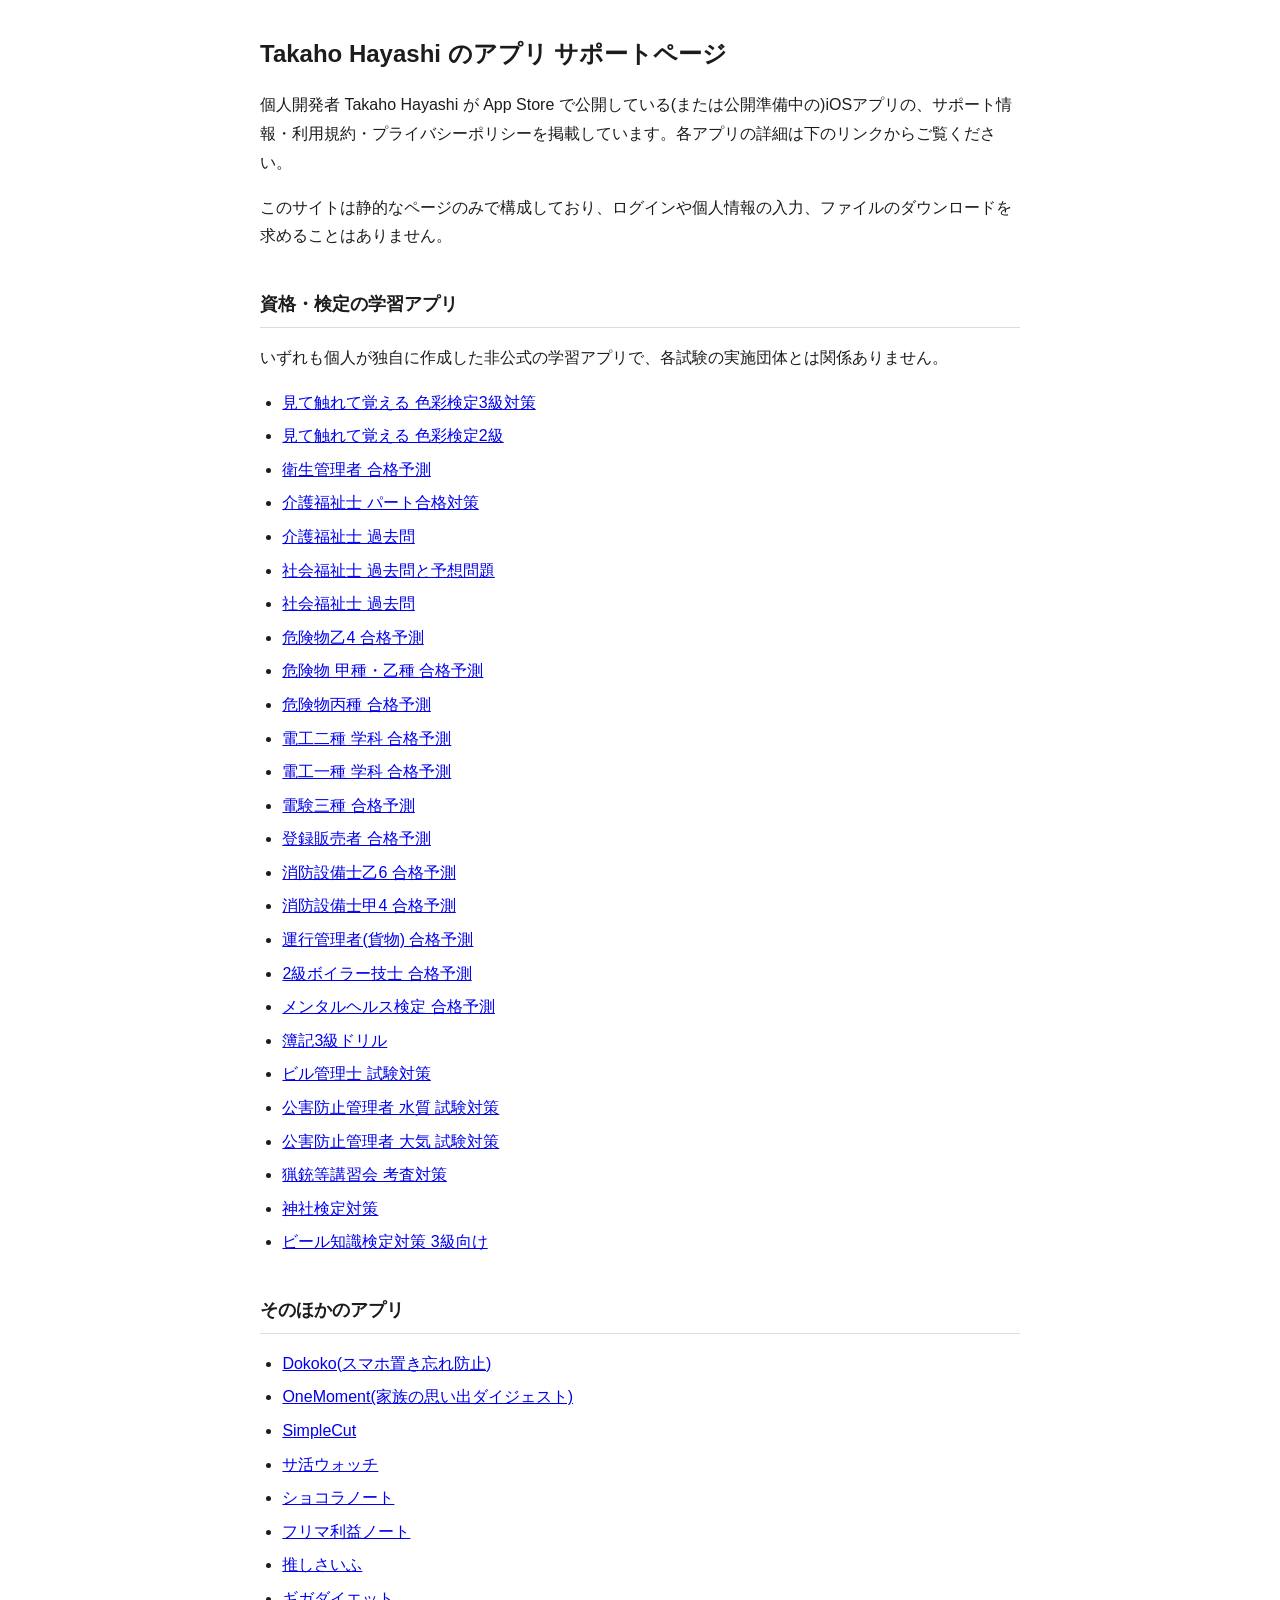
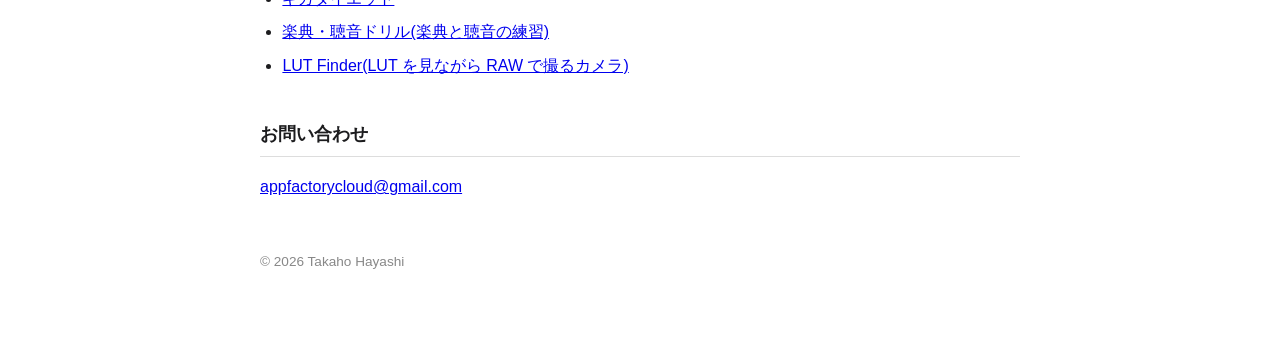
<file: index.html>
<!DOCTYPE html>
<html lang="ja">
<head>
<meta charset="UTF-8">
<meta name="viewport" content="width=device-width, initial-scale=1.0">
<meta name="google-site-verification" content="X1wHRaPkwY1J0WNRaZ5R5QboN1QBJUwS5vlsizhjJTQ" />
<title>Takaho Hayashi | iOSアプリのサポートページ</title>
<meta name="description" content="個人開発者 Takaho Hayashi が App Store で公開しているiOSアプリのサポートページ一覧です。">
<style>
  :root { color-scheme: light dark; }
  body {
    font-family: -apple-system, BlinkMacSystemFont, "Hiragino Kaku Gothic ProN", "Yu Gothic", sans-serif;
    line-height: 1.8; max-width: 760px; margin: 0 auto; padding: 2rem 1.25rem 4rem;
    color: #1c1c1e; background: #fff;
  }
  @media (prefers-color-scheme: dark) {
    body { color: #f2f2f7; background: #111113; }
    a { color: #6ea8fe; }
    h2 { border-bottom-color: #333; }
  }
  h1 { font-size: 1.5rem; margin-top: 0; }
  h2 { font-size: 1.15rem; margin-top: 2.25rem; border-bottom: 1px solid #ddd; padding-bottom: .4rem; }
  ul { padding-left: 1.4rem; }
  li { margin-bottom: .3rem; }
  footer { margin-top: 3rem; font-size: .85rem; color: #888; }
</style>
</head>
<body>

<h1>Takaho Hayashi のアプリ サポートページ</h1>
<p>個人開発者 Takaho Hayashi が App Store で公開している(または公開準備中の)iOSアプリの、サポート情報・利用規約・プライバシーポリシーを掲載しています。各アプリの詳細は下のリンクからご覧ください。</p>
<p>このサイトは静的なページのみで構成しており、ログインや個人情報の入力、ファイルのダウンロードを求めることはありません。</p>

<h2>資格・検定の学習アプリ</h2>
<p>いずれも個人が独自に作成した非公式の学習アプリで、各試験の実施団体とは関係ありません。</p>
<ul>
  <li><a href="/shikisai/">見て触れて覚える 色彩検定3級対策</a></li>
  <li><a href="/shikisai2/">見て触れて覚える 色彩検定2級</a></li>
  <li><a href="/eiseikanri/">衛生管理者 合格予測</a></li>
  <li><a href="/kaigofukushi/">介護福祉士 パート合格対策</a></li>
  <li><a href="/kaigo-past-questions-support/">介護福祉士 過去問</a></li>
  <li><a href="/shakaifukushi/">社会福祉士 過去問と予想問題</a></li>
  <li><a href="/shakai-past-questions-support/">社会福祉士 過去問</a></li>
  <li><a href="/kikenbutsu/">危険物乙4 合格予測</a></li>
  <li><a href="/kikenkou/">危険物 甲種・乙種 合格予測</a></li>
  <li><a href="/kikenheishu/">危険物丙種 合格予測</a></li>
  <li><a href="/denkikoji/">電工二種 学科 合格予測</a></li>
  <li><a href="/denkikoji1/">電工一種 学科 合格予測</a></li>
  <li><a href="/denken3/">電験三種 合格予測</a></li>
  <li><a href="/touhan/">登録販売者 合格予測</a></li>
  <li><a href="/shobo6/">消防設備士乙6 合格予測</a></li>
  <li><a href="/shobo4/">消防設備士甲4 合格予測</a></li>
  <li><a href="/unkan/">運行管理者(貨物) 合格予測</a></li>
  <li><a href="/boiler2/">2級ボイラー技士 合格予測</a></li>
  <li><a href="/mentalkentei/">メンタルヘルス検定 合格予測</a></li>
  <li><a href="/boki3drill/">簿記3級ドリル</a></li>
  <li><a href="/birukanri/">ビル管理士 試験対策</a></li>
  <li><a href="/kogai-suishitsu/">公害防止管理者 水質 試験対策</a></li>
  <li><a href="/kogai-taiki/">公害防止管理者 大気 試験対策</a></li>
  <li><a href="/ryojukosa/">猟銃等講習会 考査対策</a></li>
  <li><a href="/jinjaken-docs/">神社検定対策</a></li>
  <li><a href="/beerken/">ビール知識検定対策 3級向け</a></li>
</ul>

<h2>そのほかのアプリ</h2>
<ul>
  <li><a href="/dokoko-pages/">Dokoko(スマホ置き忘れ防止)</a></li>
  <li><a href="/one-moment/">OneMoment(家族の思い出ダイジェスト)</a></li>
  <li><a href="/simplecut/">SimpleCut</a></li>
  <li><a href="/sakatsuwatch/">サ活ウォッチ</a></li>
  <li><a href="/chocolatenote/">ショコラノート</a></li>
  <li><a href="/furimanote/">フリマ利益ノート</a></li>
  <li><a href="/oshisaifu/">推しさいふ</a></li>
  <li><a href="/gigadiet/">ギガダイエット</a></li>
  <li><a href="/gakutenchoon/">楽典・聴音ドリル(楽典と聴音の練習)</a></li>
  <li><a href="/lutfinder/">LUT Finder(LUT を見ながら RAW で撮るカメラ)</a></li>
</ul>

<h2>お問い合わせ</h2>
<p><a href="mailto:appfactorycloud@gmail.com">appfactorycloud@gmail.com</a></p>

<footer>© 2026 Takaho Hayashi</footer>

</body>
</html>
</file>
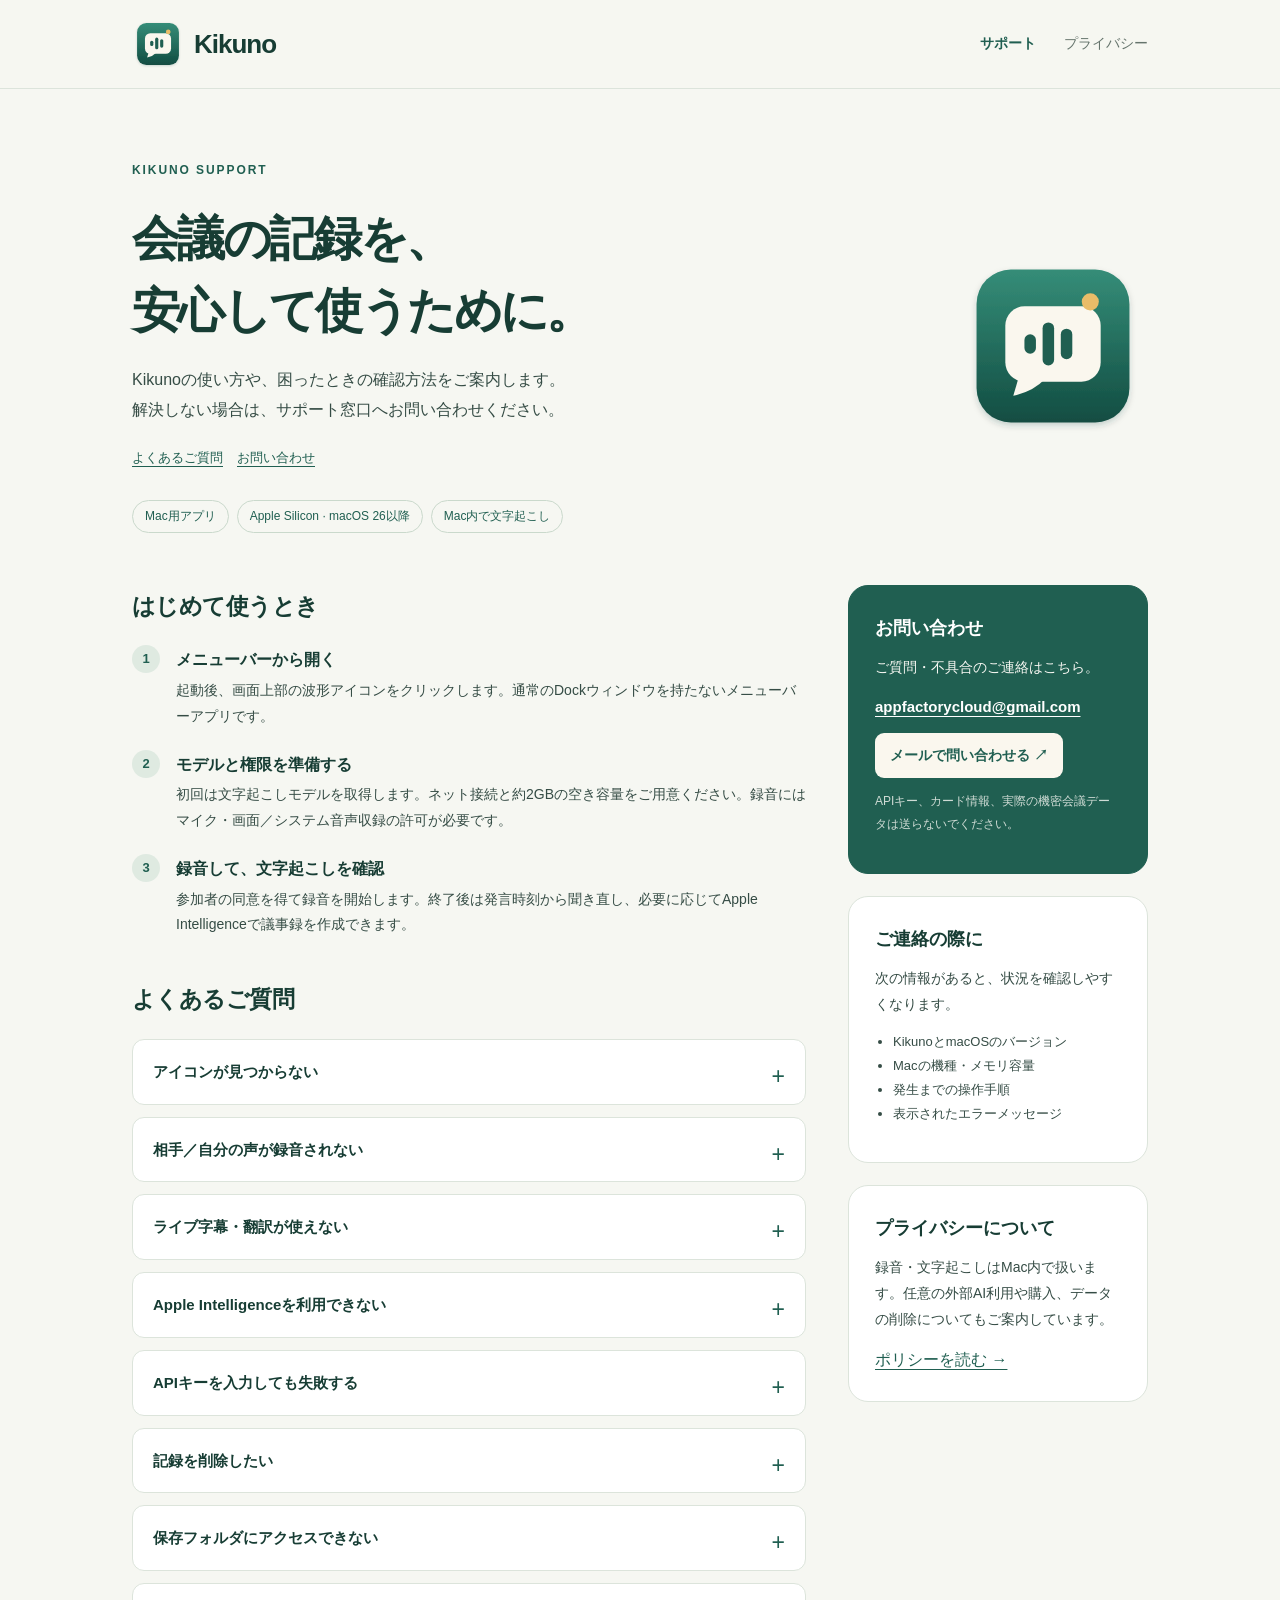
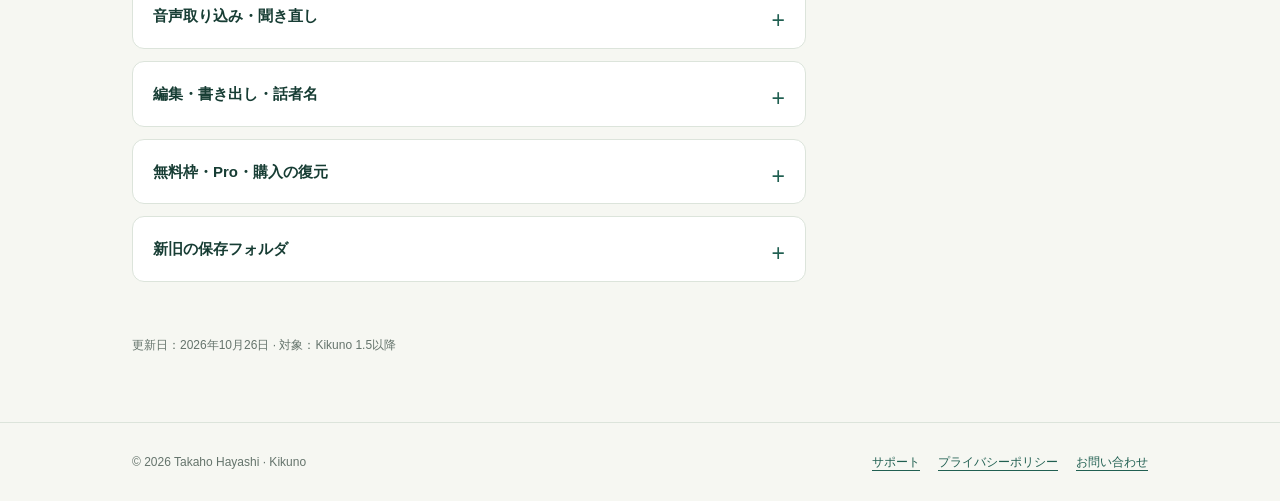
<file: kikuno/index.html>
<!doctype html>
<html lang="ja"><head>
<meta charset="utf-8"><meta name="viewport" content="width=device-width,initial-scale=1">
<meta name="color-scheme" content="light"><meta name="referrer" content="strict-origin-when-cross-origin">
<meta http-equiv="Content-Security-Policy" content="default-src 'none'; style-src 'self'; img-src 'self'; base-uri 'none'; form-action 'none'">
<title>Kikuno サポート</title><meta name="description" content="Mac用会議録音・文字起こしアプリKikunoのサポート。使い方、Apple Intelligence、購入の復元、保存データや不具合のお問い合わせをご案内します。">
<link rel="canonical" href="https://taaaaho.github.io/kikuno/"><link rel="icon" type="image/svg+xml" href="assets/kikuno-icon.svg">
<meta property="og:type" content="website"><meta property="og:title" content="Kikuno サポート"><meta property="og:description" content="Mac用会議録音・文字起こしアプリKikunoのサポート。使い方、Apple Intelligence、購入の復元、保存データや不具合のお問い合わせをご案内します。"><meta property="og:url" content="https://taaaaho.github.io/kikuno/">
<link rel="stylesheet" href="assets/site.css">
</head><body><a class="skip" href="#main">本文へ移動</a>
<header class="header"><div class="wrap"><a class="brand" href="./" aria-label="Kikuno サポート"><img src="assets/kikuno-icon.svg" alt="" width="52" height="52">Kikuno</a><nav class="nav" aria-label="メインメニュー"><a href="./" aria-current="page">サポート</a><a href="privacy/">プライバシー</a></nav></div></header>
<main id="main" class="wrap">
<section class="hero"><div><p class="eyebrow">KIKUNO SUPPORT</p><h1>会議の記録を、<br>安心して使うために。</h1><p>Kikunoの使い方や、困ったときの確認方法をご案内します。<br>解決しない場合は、サポート窓口へお問い合わせください。</p><div class="links"><a href="#faq">よくあるご質問</a><a href="#contact">お問い合わせ</a></div><div class="chips"><span class="chip">Mac用アプリ</span><span class="chip">Apple Silicon · macOS 26以降</span><span class="chip">Mac内で文字起こし</span></div></div><img class="hero-icon" src="assets/kikuno-icon.svg" alt="Kikunoのアイコン" width="190" height="190"></section>
<div class="grid"><div>
<section class="section" aria-labelledby="start"><h2 id="start">はじめて使うとき</h2>
<div class="step"><span class="step-number">1</span><div><h3>メニューバーから開く</h3><p>起動後、画面上部の波形アイコンをクリックします。通常のDockウィンドウを持たないメニューバーアプリです。</p></div></div>
<div class="step"><span class="step-number">2</span><div><h3>モデルと権限を準備する</h3><p>初回は文字起こしモデルを取得します。ネット接続と約2GBの空き容量をご用意ください。録音にはマイク・画面／システム音声収録の許可が必要です。</p></div></div>
<div class="step"><span class="step-number">3</span><div><h3>録音して、文字起こしを確認</h3><p>参加者の同意を得て録音を開始します。終了後は発言時刻から聞き直し、必要に応じてApple Intelligenceで議事録を作成できます。</p></div></div>
</section>
<section class="section faq" aria-labelledby="faq"><h2 id="faq">よくあるご質問</h2><details><summary>アイコンが見つからない</summary><div class="answer"><p>Kikunoはメニューバーに表示されます。ノッチや他のメニューバーアイコンに隠れていないか確認してください。</p>
</div></details><details><summary>相手／自分の声が録音されない</summary><div class="answer"><p>システム設定 → プライバシーとセキュリティでマイクと画面／システム音声収録の権限を確認してください。権限変更後はアプリの再起動が必要になる場合があります。</p>
</div></details><details><summary>ライブ字幕・翻訳が使えない</summary><div class="answer"><p>設定でMacが対応する言語を選択してください。初回は言語データのダウンロードが必要です。未対応の言語ペアは原文字幕を表示します。相手の発言言語と選択言語が合っているか確認してください。</p>
</div></details><details><summary>Apple Intelligenceを利用できない</summary><div class="answer"><p>対応Mac・地域・言語であることを確認し、システム設定からApple Intelligenceを有効にしてください。モデルの準備中は手動コピーや外部APIを利用できます。</p>
</div></details><details><summary>APIキーを入力しても失敗する</summary><div class="answer"><p>サービスを選び、キーを貼り付け、「キーを保存」を押してください。401はキー、429は利用枠・残高・レート制限を確認してください。モデルIDはそのアカウントで利用できるものを指定します。ChatGPT / Claudeの契約はAPI契約と別です。</p>
</div></details><details><summary>記録を削除したい</summary><div class="answer"><p>メニューから保存フォルダを開き、不要な録音フォルダをFinderで削除してください。APIキーは設定で提供者を選び「保存済みキーを削除」を押してください。</p>
</div></details><details><summary>保存フォルダにアクセスできない</summary><div class="answer"><p>外付けドライブの接続や権限を確認し、設定から保存先を選び直してください。Sandbox版はフォルダのアクセス許可を選び直すことで復元できます。</p>
</div></details><details><summary>音声取り込み・聞き直し</summary><div class="answer"><p>メニューまたは履歴の「音声を取り込む…」からファイルを選ぶと、原本を変更せずアプリへコピーして文字起こしします。青い発言時刻を押すと再生位置が移ります。下部の再生ボタンと速度で確認できます。音声を自動削除した記録では再生・話者分離はできません。</p>
</div></details><details><summary>編集・書き出し・話者名</summary><div class="answer"><p>「編集…」で本文を修正して保存。前の版は録音フォルダ内のHistoryに残ります。保存競合が出たら、編集中の内容をコピーして退避し、キャンセルして最新版を開いてください。「書き出す」でMD・TXT・PDF、文字起こしではSRTも選べます。旧形式の字幕終了時刻は推定です。PDFとTXTは埋め込み画像・生のHTMLを省略します。</p>
<p>「話者を自動分離…」は約22MBのモデルを初回だけ取得し、録音後に推定します。「話者名を変更」で会議内の同じ名前をまとめて変更できます。推定の誤りや同時発話は本文編集で修正してください。声紋を会議間で保存して人物を認識する機能はありません。モデル不足のエラーは設定から再取得してください。</p>
</div></details><details><summary>無料枠・Pro・購入の復元</summary><div class="answer"><p>無料の録音は1回20分までです。一時停止時間は含みません。残り1分で通知し、20分で保存・文字起こしへ進みます。長い会議には設定→「Proを見る…」から買い切り購入できます。20分を超える音声取り込みもProが必要です。保存済み記録の閲覧・編集・書き出しは購入不要です。</p>
<p>購入済みなのにProにならない場合は、購入時と同じApple Accountで「購入を復元」を押してください。承認待ちは承認後に自動反映します。返金や失効でProが無効になっても保存済みデータは消しません。ローカル開発版では、XcodeのStoreKit設定がない場合や商品が未登録の場合に購入不可となります。</p>
</div></details><details><summary>新旧の保存フォルダ</summary><div class="answer"><p>新しい初期保存先は<code>~/Kikuno</code>です。旧<code>~/MeetingRecorder</code>等の録音は元の場所に残し、履歴・検索で確認します。独自の保存先は維持します。Sandbox版で旧録音が見えない場合は、設定の「以前の録音フォルダへのアクセスを許可…」からフォルダを選んでください。</p>
</div></details></section>
</div><aside class="sidebar" aria-label="サポート情報">
<section class="card contact" id="contact"><h2>お問い合わせ</h2><p>ご質問・不具合のご連絡はこちら。</p><p class="mail"><a href="mailto:appfactorycloud@gmail.com?subject=Kikuno%E3%81%AE%E3%81%8A%E5%95%8F%E3%81%84%E5%90%88%E3%82%8F%E3%81%9B">appfactorycloud@gmail.com</a></p><p><a class="button" href="mailto:appfactorycloud@gmail.com?subject=Kikuno%E3%81%AE%E3%81%8A%E5%95%8F%E3%81%84%E5%90%88%E3%82%8F%E3%81%9B">メールで問い合わせる ↗</a></p><p class="small">APIキー、カード情報、実際の機密会議データは送らないでください。</p></section>
<section class="card"><h2>ご連絡の際に</h2><p>次の情報があると、状況を確認しやすくなります。</p><ul><li>KikunoとmacOSのバージョン</li><li>Macの機種・メモリ容量</li><li>発生までの操作手順</li><li>表示されたエラーメッセージ</li></ul></section>
<section class="card"><h2>プライバシーについて</h2><p>録音・文字起こしはMac内で扱います。任意の外部AI利用や購入、データの削除についてもご案内しています。</p><a href="privacy/">ポリシーを読む →</a></section>
</aside></div><p class="meta">更新日：2026年10月26日 · 対象：Kikuno 1.5以降</p></main>
<footer class="footer"><div class="wrap"><span>© 2026 Takaho Hayashi · Kikuno</span><div><a href="./">サポート</a><a href="privacy/">プライバシーポリシー</a><a href="mailto:appfactorycloud@gmail.com?subject=Kikuno%E3%81%AE%E3%81%8A%E5%95%8F%E3%81%84%E5%90%88%E3%82%8F%E3%81%9B">お問い合わせ</a></div></div></footer>
</body></html>
</file>
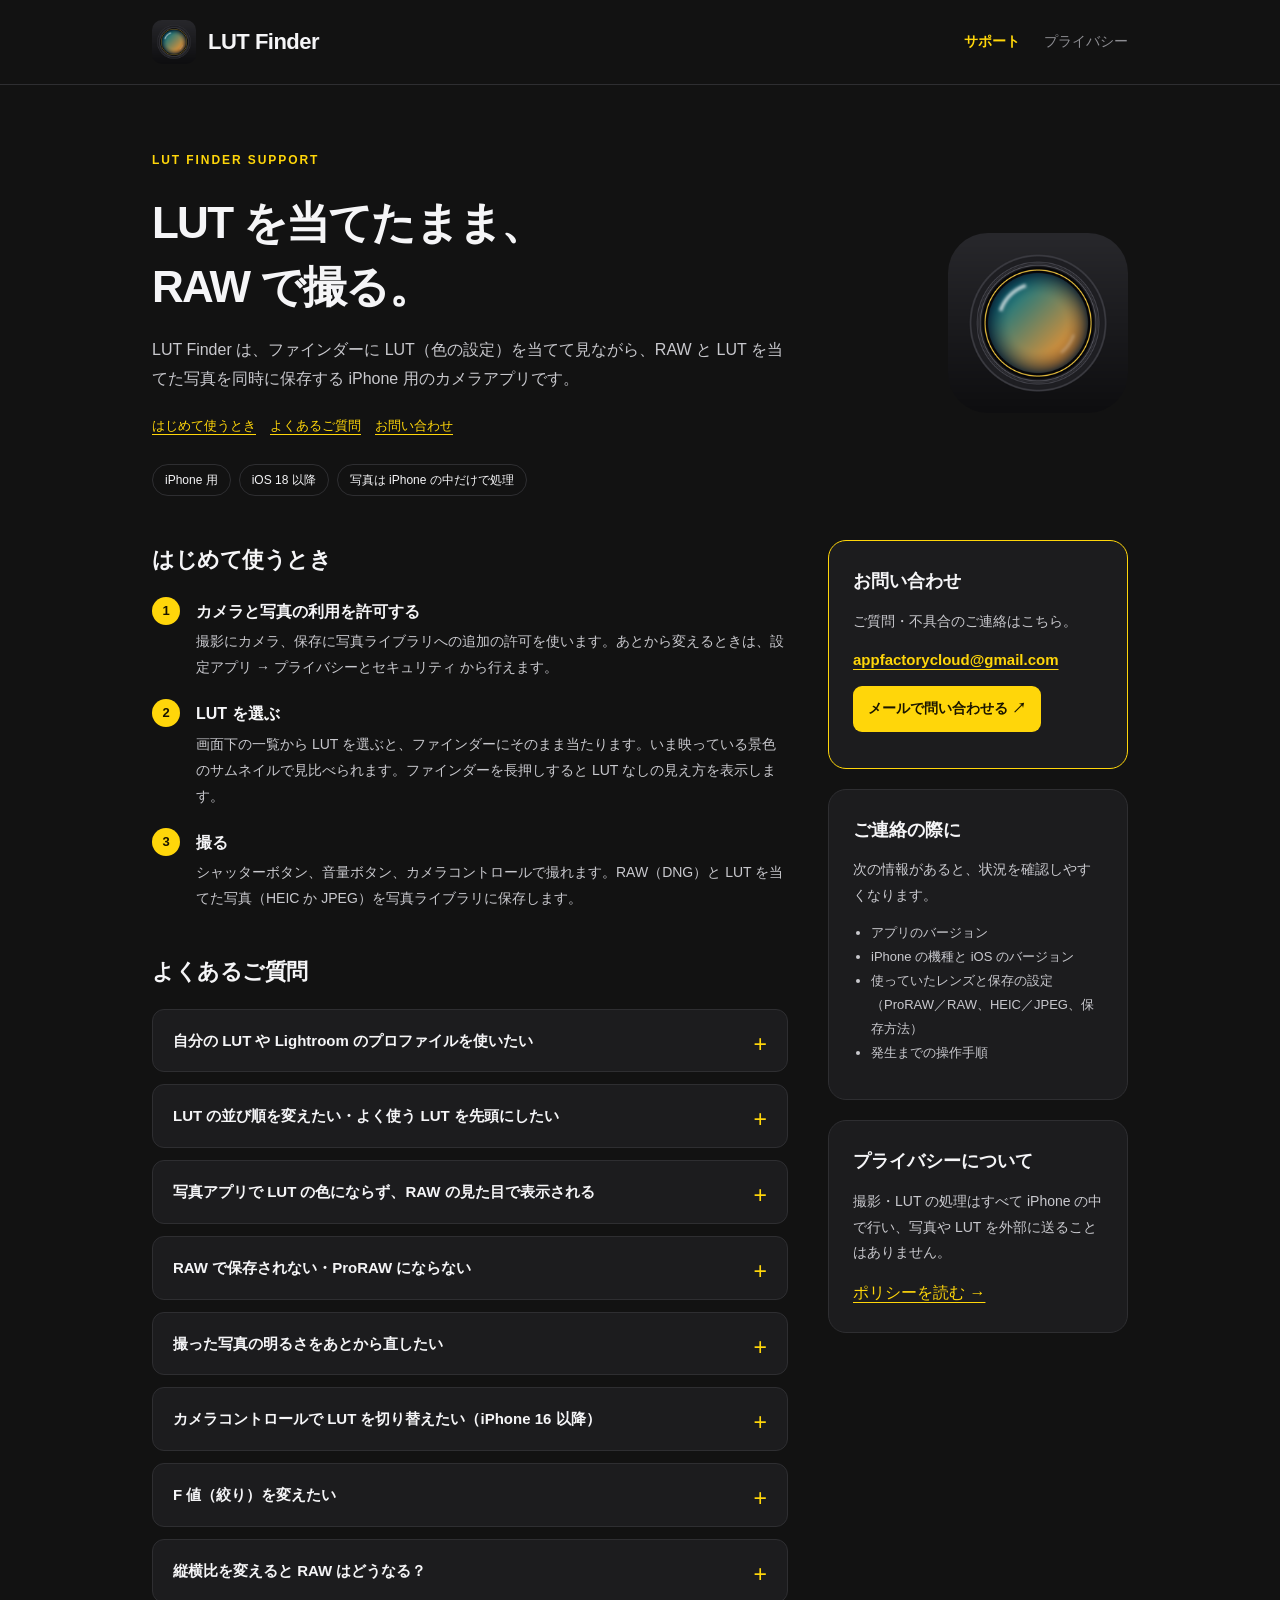
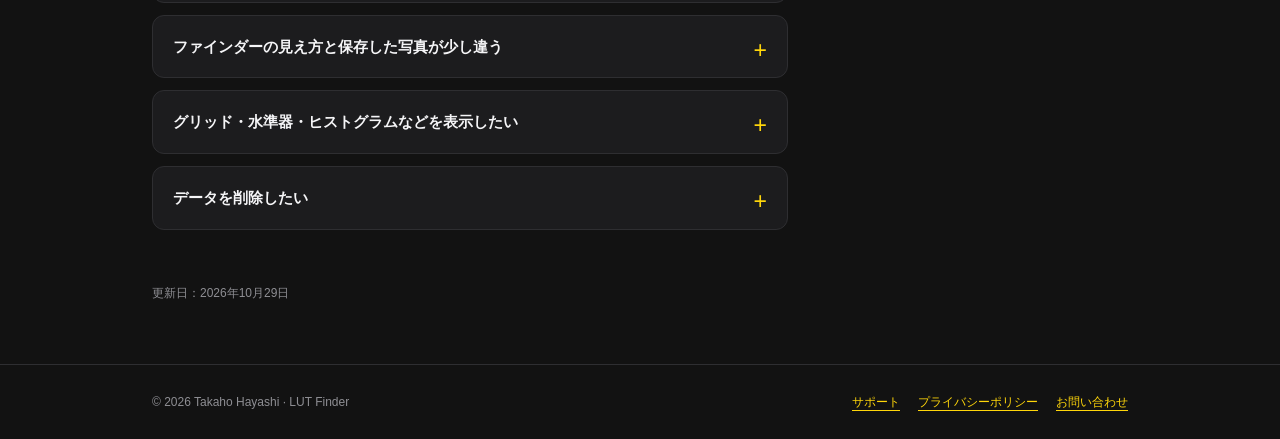
<file: lutfinder/index.html>
<!doctype html>
<html lang="ja"><head>
<meta charset="utf-8"><meta name="viewport" content="width=device-width,initial-scale=1">
<meta name="color-scheme" content="dark"><meta name="referrer" content="strict-origin-when-cross-origin">
<meta http-equiv="Content-Security-Policy" content="default-src 'none'; style-src 'self'; img-src 'self'; base-uri 'none'; form-action 'none'">
<title>LUT Finder サポート</title><meta name="description" content="iPhone用カメラアプリ LUT Finder のサポート。LUT の取り込み、RAW の保存、カメラコントロール、撮影後の露光量の調整などをご案内します。">
<link rel="canonical" href="https://taaaaho.github.io/lutfinder/"><link rel="icon" type="image/png" href="assets/icon.png">
<meta property="og:type" content="website"><meta property="og:title" content="LUT Finder サポート"><meta property="og:description" content="iPhone用カメラアプリ LUT Finder のサポートページです。"><meta property="og:url" content="https://taaaaho.github.io/lutfinder/">
<link rel="stylesheet" href="assets/site.css">
</head><body><a class="skip" href="#main">本文へ移動</a>
<header class="header"><div class="wrap"><a class="brand" href="./" aria-label="LUT Finder サポート"><img src="assets/icon.png" alt="" width="44" height="44">LUT Finder</a><nav class="nav" aria-label="メインメニュー"><a href="./" aria-current="page">サポート</a><a href="privacy/">プライバシー</a></nav></div></header>
<main id="main" class="wrap">
<section class="hero"><div><p class="eyebrow">LUT FINDER SUPPORT</p><h1>LUT を当てたまま、<br>RAW で撮る。</h1><p>LUT Finder は、ファインダーに LUT（色の設定）を当てて見ながら、RAW と LUT を当てた写真を同時に保存する iPhone 用のカメラアプリです。</p><div class="links"><a href="#start">はじめて使うとき</a><a href="#faq">よくあるご質問</a><a href="#contact">お問い合わせ</a></div><div class="chips"><span class="chip">iPhone 用</span><span class="chip">iOS 18 以降</span><span class="chip">写真は iPhone の中だけで処理</span></div></div><img class="hero-icon" src="assets/icon.png" alt="LUT Finder のアイコン" width="180" height="180"></section>
<div class="grid"><div>
<section class="section" aria-labelledby="start"><h2 id="start">はじめて使うとき</h2>
<div class="step"><span class="step-number">1</span><div><h3>カメラと写真の利用を許可する</h3><p>撮影にカメラ、保存に写真ライブラリへの追加の許可を使います。あとから変えるときは、設定アプリ → プライバシーとセキュリティ から行えます。</p></div></div>
<div class="step"><span class="step-number">2</span><div><h3>LUT を選ぶ</h3><p>画面下の一覧から LUT を選ぶと、ファインダーにそのまま当たります。いま映っている景色のサムネイルで見比べられます。ファインダーを長押しすると LUT なしの見え方を表示します。</p></div></div>
<div class="step"><span class="step-number">3</span><div><h3>撮る</h3><p>シャッターボタン、音量ボタン、カメラコントロールで撮れます。RAW（DNG）と LUT を当てた写真（HEIC か JPEG）を写真ライブラリに保存します。</p></div></div>
</section>
<section class="section faq" aria-labelledby="faq"><h2 id="faq">よくあるご質問</h2>
<details><summary>自分の LUT や Lightroom のプロファイルを使いたい</summary><div class="answer"><p>LUT の一覧の右端「取り込む」から、ファイルアプリにある .cube、Lightroom のプロファイル（.xmp）、DNG プロファイルを選んでください。取り込んだものはアプリの中に保存されるので、元のファイルを消しても使えます。</p>
<p>LUT の入っていない Lightroom のプリセット（.xmp）は、露光量・トーン・トーンカーブ・HSL・カラーグレーディングなど色を変える調整値を LUT に変換して取り込みます。明瞭度・シャープ・ホワイトバランスなど、LUT にできない項目は含まれません。</p></div></details>
<details><summary>LUT の並び順を変えたい・よく使う LUT を先頭にしたい</summary><div class="answer"><p>LUT を長押しして「お気に入り」を選ぶと先頭に並びます。「並べ替え…」で順番の変更、取り込んだ LUT の削除ができます（最初から入っている見本の LUT は削除できません）。</p></div></details>
<details><summary>写真アプリで LUT の色にならず、RAW の見た目で表示される</summary><div class="answer"><p>RAW と LUT を当てた写真を1枚にまとめて保存すると、iPhone によっては RAW が表示用の写真になり、写真アプリで RAW の見た目になることがあります（LUT を当てた写真も一緒に保存されています）。</p>
<p>LUT の色で確実に見たいときは、画面上の「+ HEIC」（または「+ JPEG」）から「保存方法」を「別々に保存」にしてください。RAW と LUT を当てた写真が別の写真として保存されます。</p></div></details>
<details><summary>RAW で保存されない・ProRAW にならない</summary><div class="answer"><p>Apple ProRAW は iPhone 12 Pro 以降の Pro モデルで使えます。通常の RAW も、レンズや設定によっては撮れません。撮れないときは LUT を当てた写真だけを保存し、そのことを画面でお知らせします。左上の「ProRAW」「RAW」の表示で、いまの形式を確認できます。</p></div></details>
<details><summary>撮った写真の明るさをあとから直したい</summary><div class="answer"><p>シャッターボタン左のサムネイルをタップすると、直前の写真を大きく表示します。「露光量」で明るさを変え、「写真に反映」を押すと、写真アプリの写真を書き換えます。このとき、写真ライブラリの写真を書き換える許可を求めます。</p>
<p>写真アプリの「編集」→「元に戻す」で、撮ったときの写真に戻せます。RAW は変わりません。直せるのは、アプリを開いている間に撮った最後の1枚です。</p></div></details>
<details><summary>カメラコントロールで LUT を切り替えたい（iPhone 16 以降）</summary><div class="answer"><p>カメラコントロールを押し込むとシャッターが切れます。LUT を変えるときは押し込まずに次のように操作します。</p>
<ul><li>軽く2回押す：項目の一覧（LUT・LUT の適用量・露出補正）を表示</li><li>スライド：項目を選ぶ／値を変える</li><li>軽く押す：選んだ項目を開く</li></ul>
<p>軽く押しても一覧やスライダーが出ないときは、設定アプリ → カメラ → カメラコントロール の「カメラ調整」がオンになっているか確認してください。オフだと、どのアプリでも表示されません。軽く押す操作そのものが効かないときは、設定アプリ → アクセシビリティ → カメラコントロール も確認してください。</p></div></details>
<details><summary>F 値（絞り）を変えたい</summary><div class="answer"><p>絞りを変えられるレンズ（iPhone 18 Pro のメインカメラなど、iOS 27 以降）のときだけ、マニュアル操作に「F」が表示されます。それ以外の iPhone のレンズは絞りが固定のため変えられません。</p></div></details>
<details><summary>縦横比を変えると RAW はどうなる？</summary><div class="answer"><p>4:3 以外の縦横比を選ぶと、LUT を当てた写真だけを切り抜きます。RAW は全体を残すので、あとから現像ソフトで切り抜き直せます。</p></div></details>
<details><summary>ファインダーの見え方と保存した写真が少し違う</summary><div class="answer"><p>ファインダーはカメラのライブ映像に LUT を当てたもので、保存する写真（カメラの処理済みの写真に同じ LUT を当てたもの）とは、明るさや細部がわずかに違うことがあります。RAW を現像した結果とも異なります。</p></div></details>
<details><summary>グリッド・水準器・ヒストグラムなどを表示したい</summary><div class="answer"><p>画面右上のグリッドのアイコンから、グリッド、水準器、ヒストグラム、白飛び警告、ピーキング（色も選べます）を切り替えられます。セルフタイマーは、その左のタイマーのアイコンで「オフ → 3秒 → 10秒」と切り替わります。</p></div></details>
<details><summary>データを削除したい</summary><div class="answer"><p>撮った写真は写真アプリに保存されているので、写真アプリから削除してください。取り込んだ LUT と設定はアプリの中にあり、LUT は一覧から、すべてはアプリを削除すると消えます。</p></div></details>
</section>
</div><aside class="sidebar" aria-label="サポート情報">
<section class="card contact" id="contact"><h2>お問い合わせ</h2><p>ご質問・不具合のご連絡はこちら。</p><p class="mail"><a href="mailto:appfactorycloud@gmail.com?subject=LUT%20Finder%E3%81%AE%E3%81%8A%E5%95%8F%E3%81%84%E5%90%88%E3%82%8F%E3%81%9B">appfactorycloud@gmail.com</a></p><p><a class="button" href="mailto:appfactorycloud@gmail.com?subject=LUT%20Finder%E3%81%AE%E3%81%8A%E5%95%8F%E3%81%84%E5%90%88%E3%82%8F%E3%81%9B">メールで問い合わせる ↗</a></p></section>
<section class="card"><h2>ご連絡の際に</h2><p>次の情報があると、状況を確認しやすくなります。</p><ul><li>アプリのバージョン</li><li>iPhone の機種と iOS のバージョン</li><li>使っていたレンズと保存の設定（ProRAW／RAW、HEIC／JPEG、保存方法）</li><li>発生までの操作手順</li></ul></section>
<section class="card"><h2>プライバシーについて</h2><p>撮影・LUT の処理はすべて iPhone の中で行い、写真や LUT を外部に送ることはありません。</p><a href="privacy/">ポリシーを読む →</a></section>
</aside></div><p class="meta">更新日：2026年10月29日</p></main>
<footer class="footer"><div class="wrap"><span>© 2026 Takaho Hayashi · LUT Finder</span><div><a href="./">サポート</a><a href="privacy/">プライバシーポリシー</a><a href="mailto:appfactorycloud@gmail.com?subject=LUT%20Finder%E3%81%AE%E3%81%8A%E5%95%8F%E3%81%84%E5%90%88%E3%82%8F%E3%81%9B">お問い合わせ</a></div></div></footer>
</body></html>
</file>
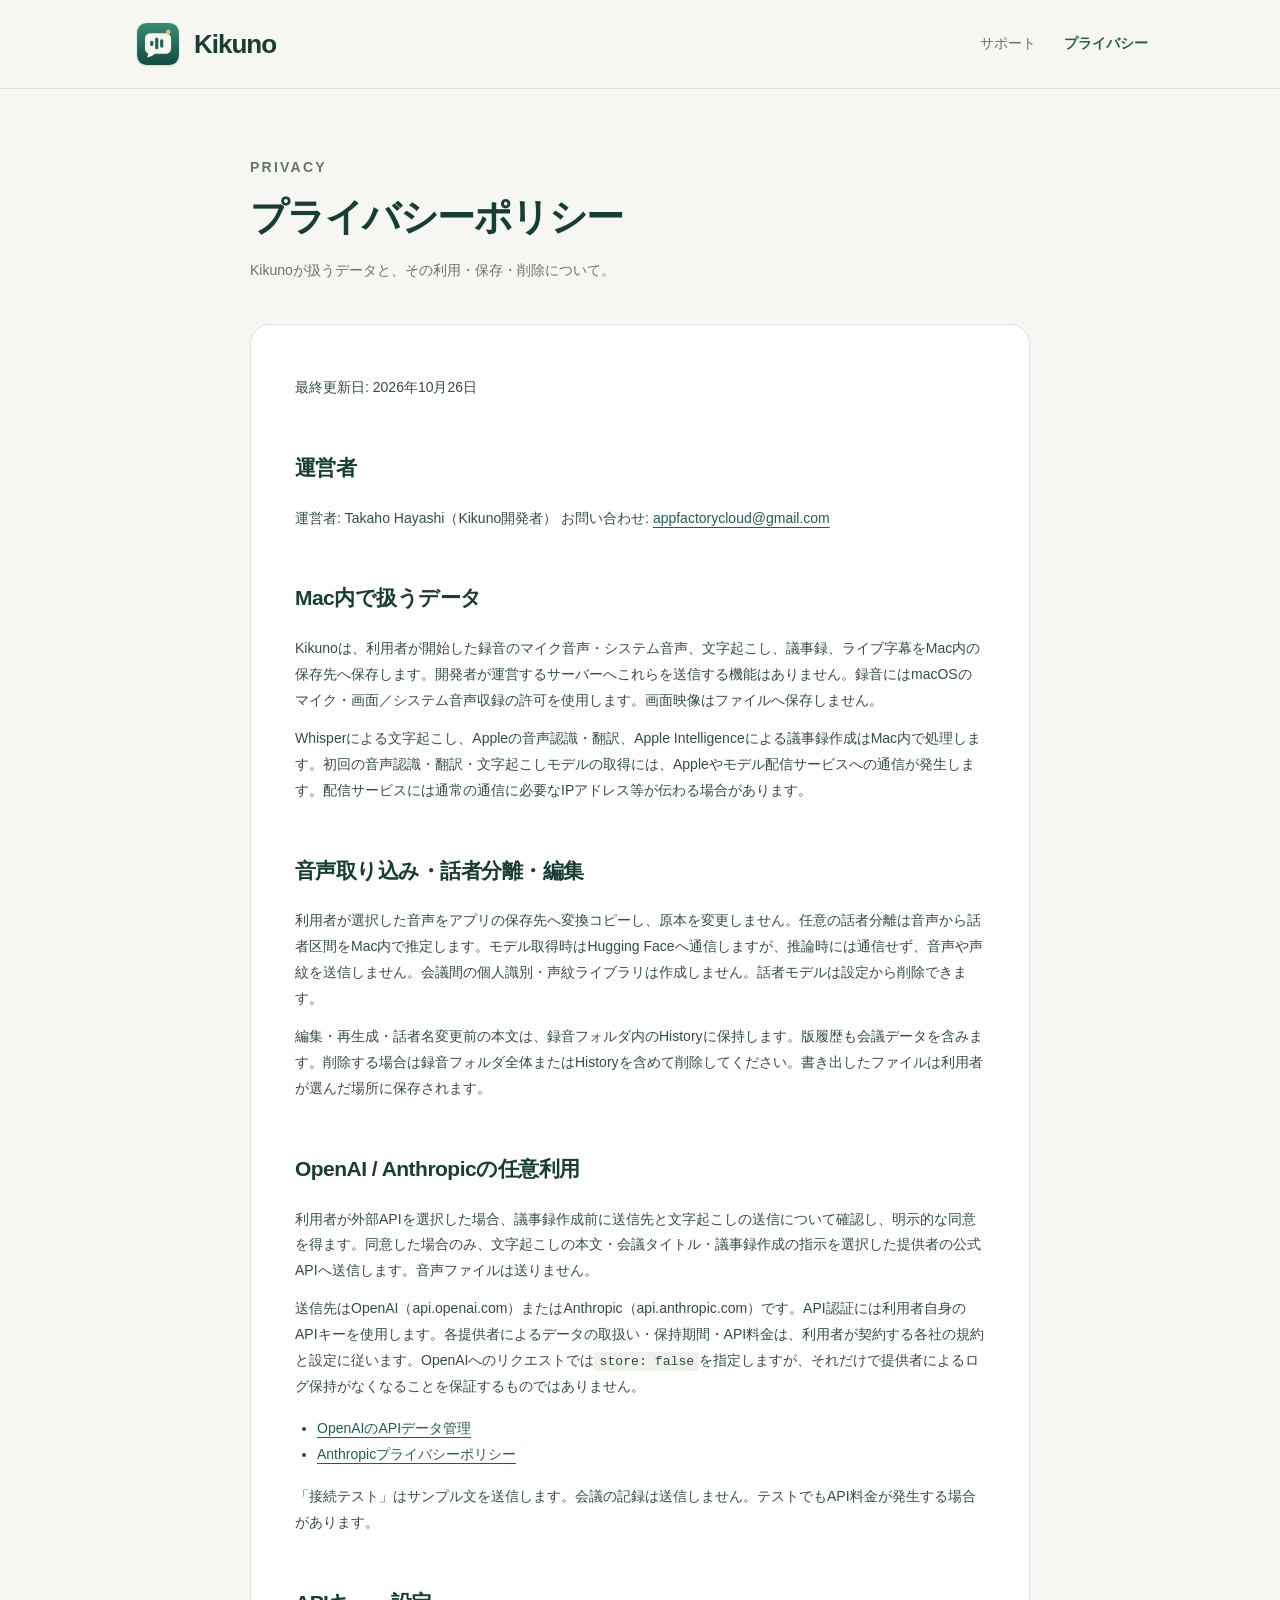
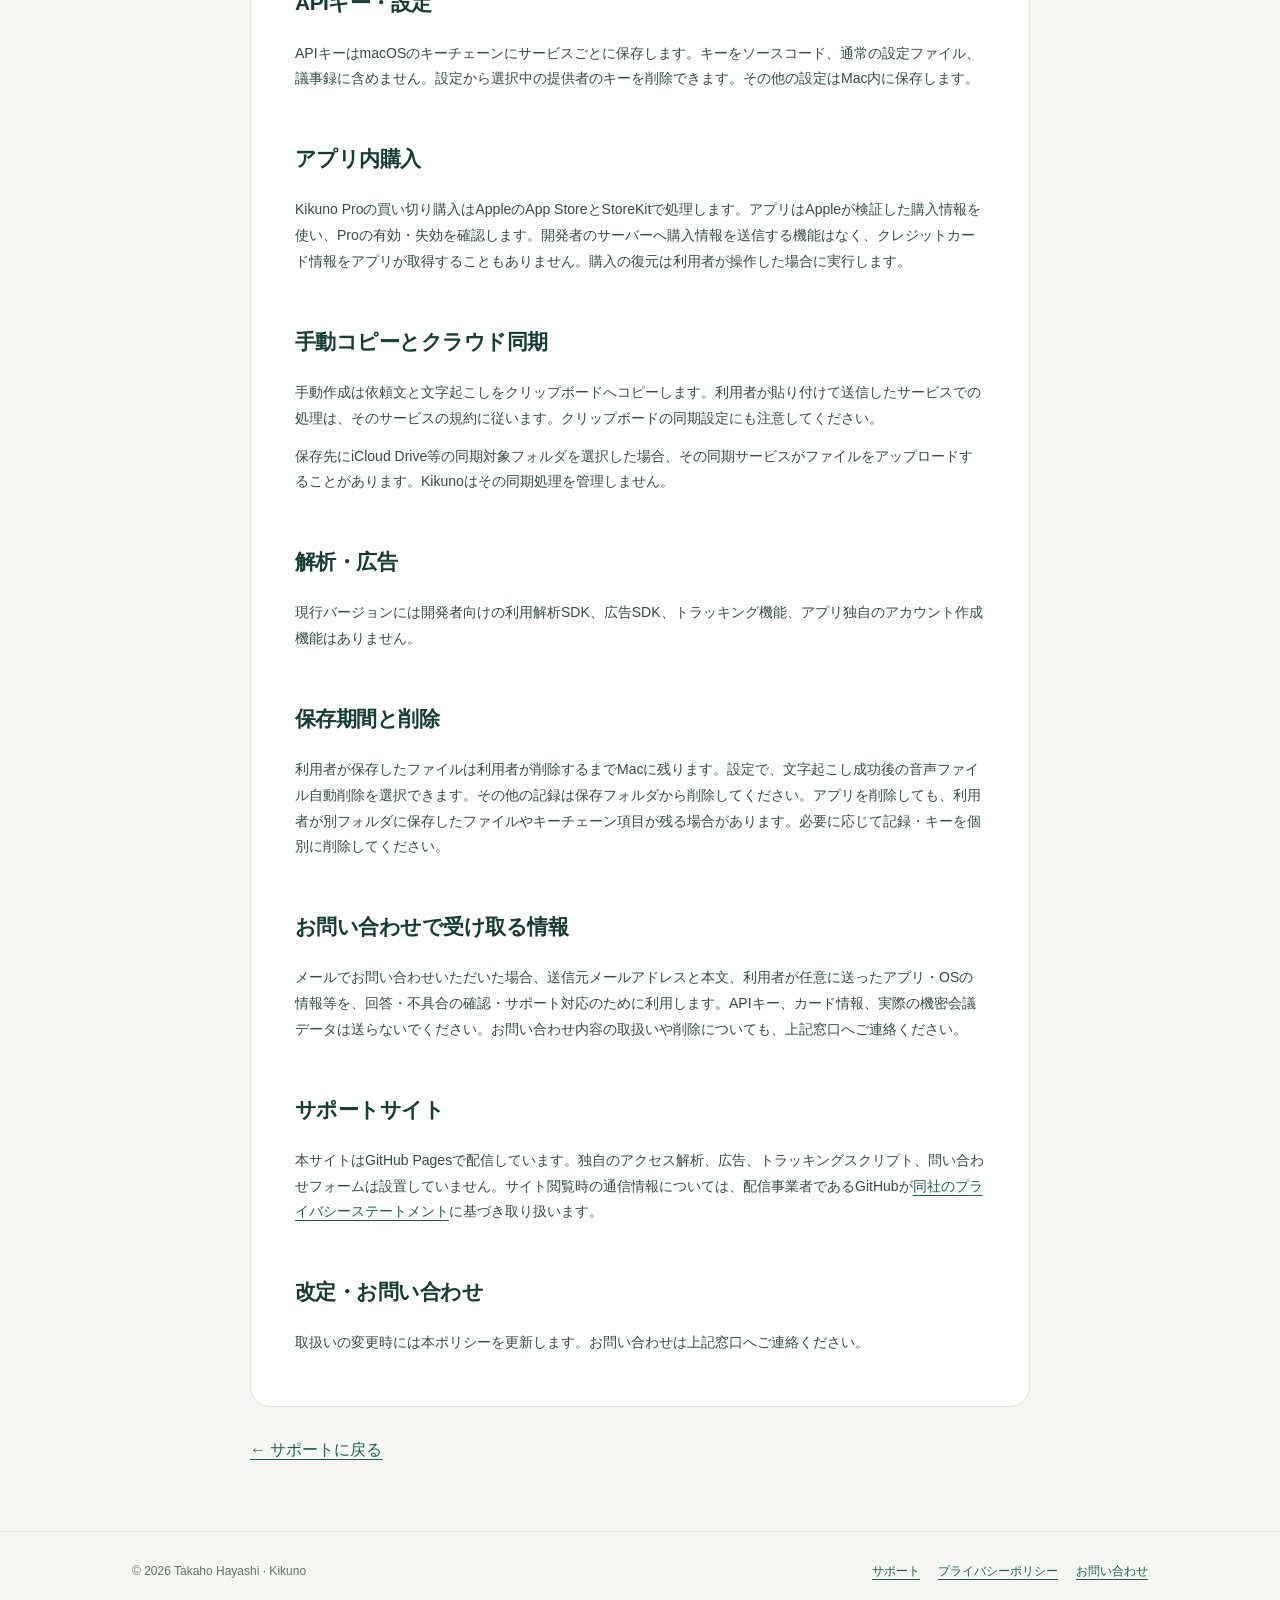
<file: kikuno/privacy/index.html>
<!doctype html>
<html lang="ja"><head>
<meta charset="utf-8"><meta name="viewport" content="width=device-width,initial-scale=1">
<meta name="color-scheme" content="light"><meta name="referrer" content="strict-origin-when-cross-origin">
<meta http-equiv="Content-Security-Policy" content="default-src 'none'; style-src 'self'; img-src 'self'; base-uri 'none'; form-action 'none'">
<title>プライバシーポリシー | Kikuno</title><meta name="description" content="Kikunoの録音・文字起こし・議事録・APIキー・アプリ内購入と、サポートサイトのデータの取り扱いについて。">
<link rel="canonical" href="https://taaaaho.github.io/kikuno/privacy/"><link rel="icon" type="image/svg+xml" href="../assets/kikuno-icon.svg">
<meta property="og:type" content="website"><meta property="og:title" content="プライバシーポリシー | Kikuno"><meta property="og:description" content="Kikunoの録音・文字起こし・議事録・APIキー・アプリ内購入と、サポートサイトのデータの取り扱いについて。"><meta property="og:url" content="https://taaaaho.github.io/kikuno/privacy/">
<link rel="stylesheet" href="../assets/site.css">
</head><body><a class="skip" href="#main">本文へ移動</a>
<header class="header"><div class="wrap"><a class="brand" href="../" aria-label="Kikuno サポート"><img src="../assets/kikuno-icon.svg" alt="" width="52" height="52">Kikuno</a><nav class="nav" aria-label="メインメニュー"><a href="../">サポート</a><a href="../privacy/" aria-current="page">プライバシー</a></nav></div></header>
<main id="main" class="wrap"><div class="policy-header"><p class="eyebrow">PRIVACY</p><h1>プライバシーポリシー</h1><p>Kikunoが扱うデータと、その利用・保存・削除について。</p></div><article class="policy"><p>最終更新日: 2026年10月26日</p>
<h2>運営者</h2>
<p>運営者: Takaho Hayashi（Kikuno開発者）
お問い合わせ: <a href="mailto:appfactorycloud@gmail.com">appfactorycloud@gmail.com</a></p>
<h2>Mac内で扱うデータ</h2>
<p>Kikunoは、利用者が開始した録音のマイク音声・システム音声、文字起こし、議事録、ライブ字幕をMac内の保存先へ保存します。開発者が運営するサーバーへこれらを送信する機能はありません。録音にはmacOSのマイク・画面／システム音声収録の許可を使用します。画面映像はファイルへ保存しません。</p>
<p>Whisperによる文字起こし、Appleの音声認識・翻訳、Apple Intelligenceによる議事録作成はMac内で処理します。初回の音声認識・翻訳・文字起こしモデルの取得には、Appleやモデル配信サービスへの通信が発生します。配信サービスには通常の通信に必要なIPアドレス等が伝わる場合があります。</p>
<h2>音声取り込み・話者分離・編集</h2>
<p>利用者が選択した音声をアプリの保存先へ変換コピーし、原本を変更しません。任意の話者分離は音声から話者区間をMac内で推定します。モデル取得時はHugging Faceへ通信しますが、推論時には通信せず、音声や声紋を送信しません。会議間の個人識別・声紋ライブラリは作成しません。話者モデルは設定から削除できます。</p>
<p>編集・再生成・話者名変更前の本文は、録音フォルダ内のHistoryに保持します。版履歴も会議データを含みます。削除する場合は録音フォルダ全体またはHistoryを含めて削除してください。書き出したファイルは利用者が選んだ場所に保存されます。</p>
<h2>OpenAI / Anthropicの任意利用</h2>
<p>利用者が外部APIを選択した場合、議事録作成前に送信先と文字起こしの送信について確認し、明示的な同意を得ます。同意した場合のみ、文字起こしの本文・会議タイトル・議事録作成の指示を選択した提供者の公式APIへ送信します。音声ファイルは送りません。</p>
<p>送信先はOpenAI（api.openai.com）またはAnthropic（api.anthropic.com）です。API認証には利用者自身のAPIキーを使用します。各提供者によるデータの取扱い・保持期間・API料金は、利用者が契約する各社の規約と設定に従います。OpenAIへのリクエストでは<code>store: false</code>を指定しますが、それだけで提供者によるログ保持がなくなることを保証するものではありません。</p>
<ul>
<li><a href="https://developers.openai.com/api/docs/guides/your-data">OpenAIのAPIデータ管理</a></li>
<li><a href="https://www.anthropic.com/legal/privacy">Anthropicプライバシーポリシー</a></li>
</ul>
<p>「接続テスト」はサンプル文を送信します。会議の記録は送信しません。テストでもAPI料金が発生する場合があります。</p>
<h2>APIキー・設定</h2>
<p>APIキーはmacOSのキーチェーンにサービスごとに保存します。キーをソースコード、通常の設定ファイル、議事録に含めません。設定から選択中の提供者のキーを削除できます。その他の設定はMac内に保存します。</p>
<h2>アプリ内購入</h2>
<p>Kikuno Proの買い切り購入はAppleのApp StoreとStoreKitで処理します。アプリはAppleが検証した購入情報を使い、Proの有効・失効を確認します。開発者のサーバーへ購入情報を送信する機能はなく、クレジットカード情報をアプリが取得することもありません。購入の復元は利用者が操作した場合に実行します。</p>
<h2>手動コピーとクラウド同期</h2>
<p>手動作成は依頼文と文字起こしをクリップボードへコピーします。利用者が貼り付けて送信したサービスでの処理は、そのサービスの規約に従います。クリップボードの同期設定にも注意してください。</p>
<p>保存先にiCloud Drive等の同期対象フォルダを選択した場合、その同期サービスがファイルをアップロードすることがあります。Kikunoはその同期処理を管理しません。</p>
<h2>解析・広告</h2>
<p>現行バージョンには開発者向けの利用解析SDK、広告SDK、トラッキング機能、アプリ独自のアカウント作成機能はありません。</p>
<h2>保存期間と削除</h2>
<p>利用者が保存したファイルは利用者が削除するまでMacに残ります。設定で、文字起こし成功後の音声ファイル自動削除を選択できます。その他の記録は保存フォルダから削除してください。アプリを削除しても、利用者が別フォルダに保存したファイルやキーチェーン項目が残る場合があります。必要に応じて記録・キーを個別に削除してください。</p>
<h2>お問い合わせで受け取る情報</h2>
<p>メールでお問い合わせいただいた場合、送信元メールアドレスと本文、利用者が任意に送ったアプリ・OSの情報等を、回答・不具合の確認・サポート対応のために利用します。APIキー、カード情報、実際の機密会議データは送らないでください。お問い合わせ内容の取扱いや削除についても、上記窓口へご連絡ください。</p>
<h2>サポートサイト</h2>
<p>本サイトはGitHub Pagesで配信しています。独自のアクセス解析、広告、トラッキングスクリプト、問い合わせフォームは設置していません。サイト閲覧時の通信情報については、配信事業者であるGitHubが<a href="https://docs.github.com/en/site-policy/privacy-policies/github-general-privacy-statement">同社のプライバシーステートメント</a>に基づき取り扱います。</p>
<h2>改定・お問い合わせ</h2>
<p>取扱いの変更時には本ポリシーを更新します。お問い合わせは上記窓口へご連絡ください。</p>
</article><div class="policy-back"><a href="../">← サポートに戻る</a></div></main>
<footer class="footer"><div class="wrap"><span>© 2026 Takaho Hayashi · Kikuno</span><div><a href="../">サポート</a><a href="../privacy/">プライバシーポリシー</a><a href="mailto:appfactorycloud@gmail.com?subject=Kikuno%E3%81%AE%E3%81%8A%E5%95%8F%E3%81%84%E5%90%88%E3%82%8F%E3%81%9B">お問い合わせ</a></div></div></footer>
</body></html>
</file>
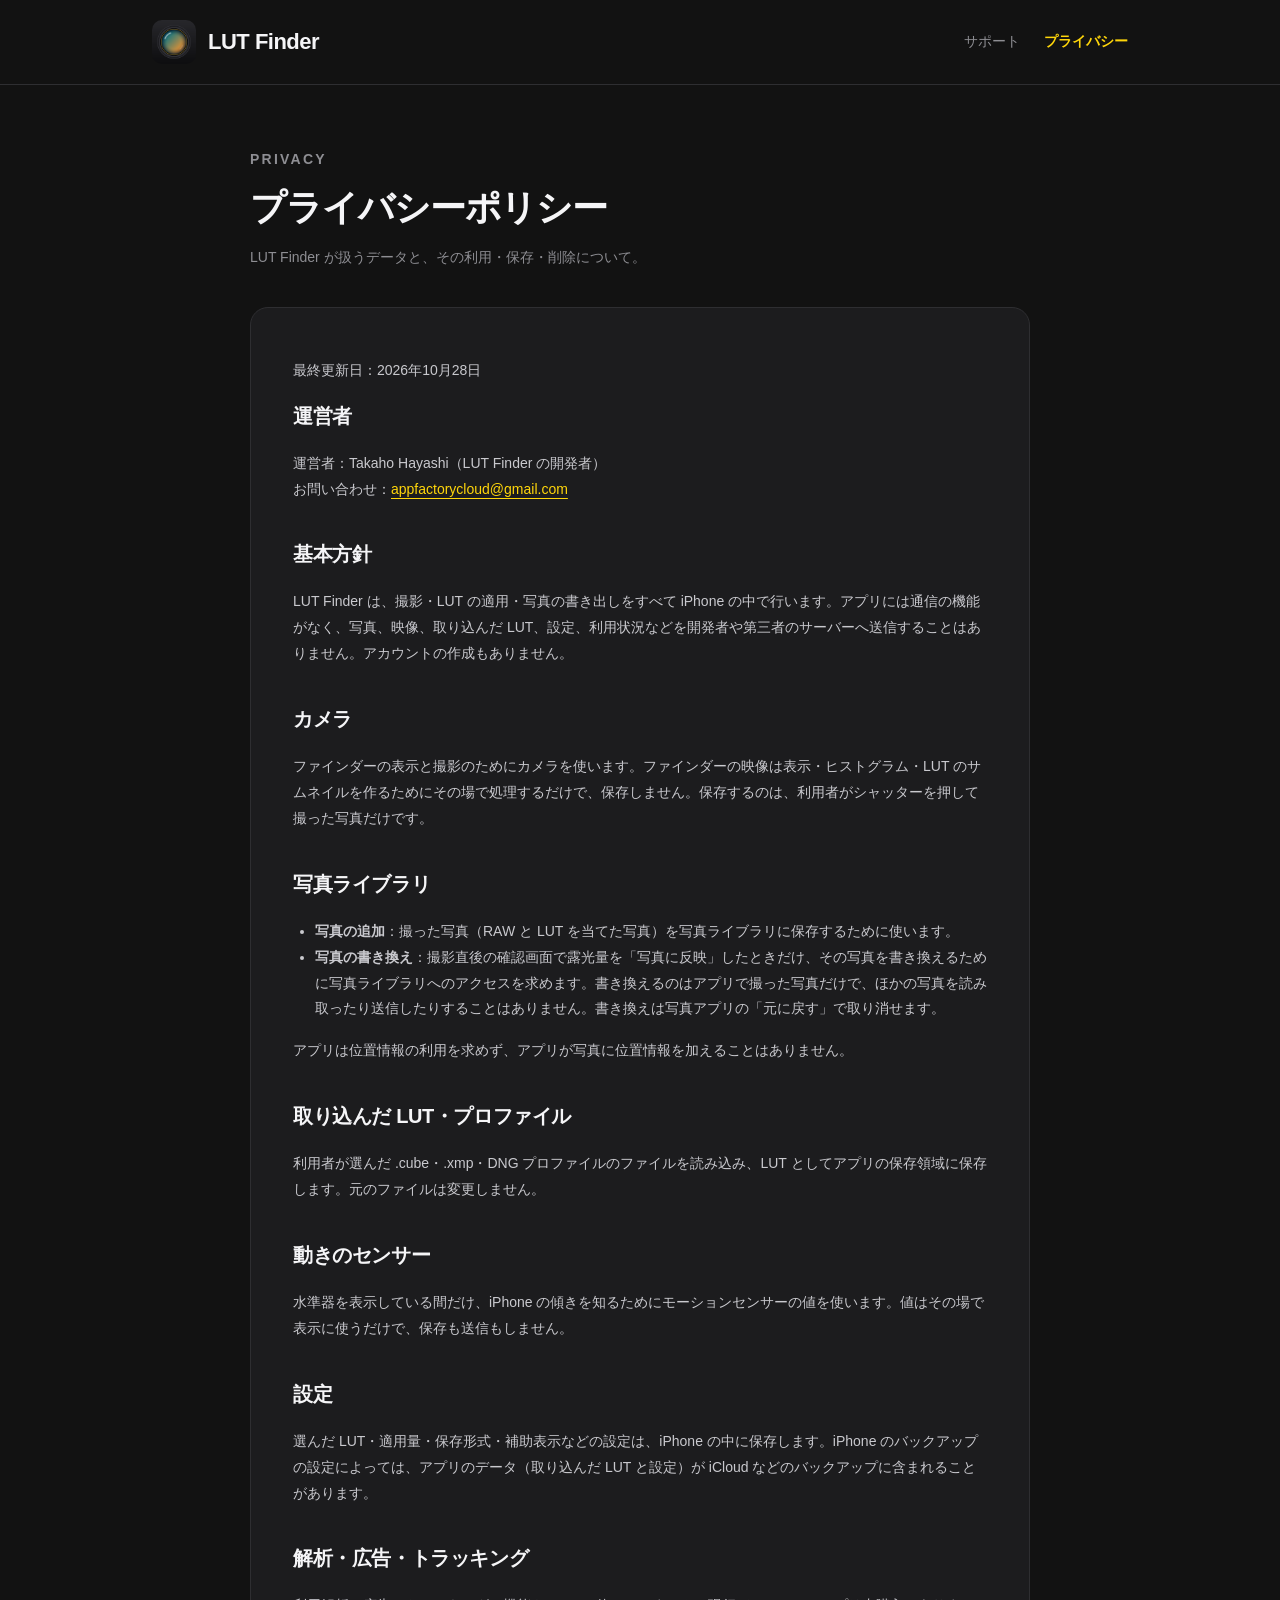
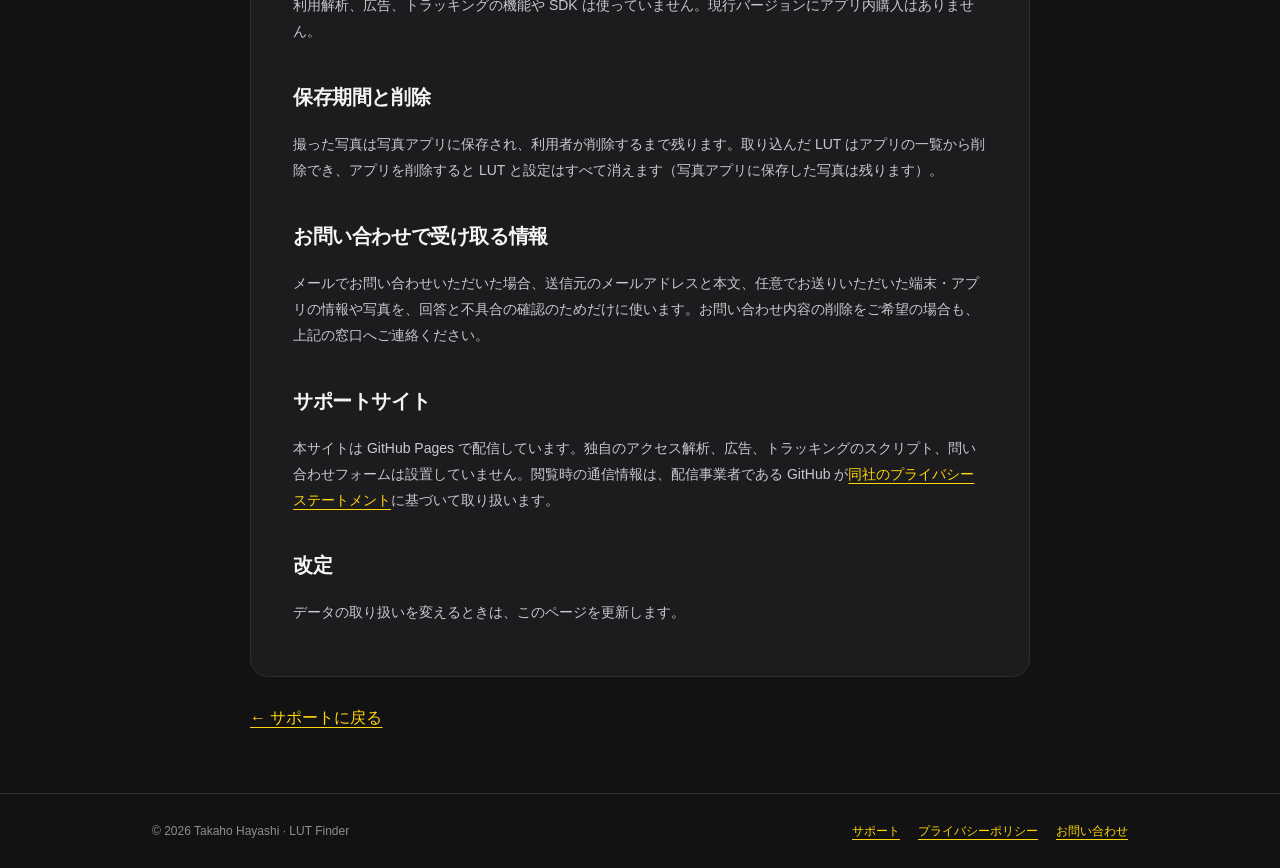
<file: lutfinder/privacy/index.html>
<!doctype html>
<html lang="ja"><head>
<meta charset="utf-8"><meta name="viewport" content="width=device-width,initial-scale=1">
<meta name="color-scheme" content="dark"><meta name="referrer" content="strict-origin-when-cross-origin">
<meta http-equiv="Content-Security-Policy" content="default-src 'none'; style-src 'self'; img-src 'self'; base-uri 'none'; form-action 'none'">
<title>プライバシーポリシー | LUT Finder</title><meta name="description" content="iPhone用カメラアプリ LUT Finder が扱うデータ（カメラ・写真ライブラリ・取り込んだ LUT・動きのセンサー）と、その利用・保存・削除について。">
<link rel="canonical" href="https://taaaaho.github.io/lutfinder/privacy/"><link rel="icon" type="image/png" href="../assets/icon.png">
<meta property="og:type" content="website"><meta property="og:title" content="プライバシーポリシー | LUT Finder"><meta property="og:description" content="LUT Finder のデータの取り扱いについて。"><meta property="og:url" content="https://taaaaho.github.io/lutfinder/privacy/">
<link rel="stylesheet" href="../assets/site.css">
</head><body><a class="skip" href="#main">本文へ移動</a>
<header class="header"><div class="wrap"><a class="brand" href="../" aria-label="LUT Finder サポート"><img src="../assets/icon.png" alt="" width="44" height="44">LUT Finder</a><nav class="nav" aria-label="メインメニュー"><a href="../">サポート</a><a href="./" aria-current="page">プライバシー</a></nav></div></header>
<main id="main" class="wrap"><div class="policy-header"><p class="eyebrow">PRIVACY</p><h1>プライバシーポリシー</h1><p>LUT Finder が扱うデータと、その利用・保存・削除について。</p></div><article class="policy"><p>最終更新日：2026年10月28日</p>
<h2>運営者</h2>
<p>運営者：Takaho Hayashi（LUT Finder の開発者）<br>お問い合わせ：<a href="mailto:appfactorycloud@gmail.com">appfactorycloud@gmail.com</a></p>
<h2>基本方針</h2>
<p>LUT Finder は、撮影・LUT の適用・写真の書き出しをすべて iPhone の中で行います。アプリには通信の機能がなく、写真、映像、取り込んだ LUT、設定、利用状況などを開発者や第三者のサーバーへ送信することはありません。アカウントの作成もありません。</p>
<h2>カメラ</h2>
<p>ファインダーの表示と撮影のためにカメラを使います。ファインダーの映像は表示・ヒストグラム・LUT のサムネイルを作るためにその場で処理するだけで、保存しません。保存するのは、利用者がシャッターを押して撮った写真だけです。</p>
<h2>写真ライブラリ</h2>
<ul>
<li><strong>写真の追加</strong>：撮った写真（RAW と LUT を当てた写真）を写真ライブラリに保存するために使います。</li>
<li><strong>写真の書き換え</strong>：撮影直後の確認画面で露光量を「写真に反映」したときだけ、その写真を書き換えるために写真ライブラリへのアクセスを求めます。書き換えるのはアプリで撮った写真だけで、ほかの写真を読み取ったり送信したりすることはありません。書き換えは写真アプリの「元に戻す」で取り消せます。</li>
</ul>
<p>アプリは位置情報の利用を求めず、アプリが写真に位置情報を加えることはありません。</p>
<h2>取り込んだ LUT・プロファイル</h2>
<p>利用者が選んだ .cube・.xmp・DNG プロファイルのファイルを読み込み、LUT としてアプリの保存領域に保存します。元のファイルは変更しません。</p>
<h2>動きのセンサー</h2>
<p>水準器を表示している間だけ、iPhone の傾きを知るためにモーションセンサーの値を使います。値はその場で表示に使うだけで、保存も送信もしません。</p>
<h2>設定</h2>
<p>選んだ LUT・適用量・保存形式・補助表示などの設定は、iPhone の中に保存します。iPhone のバックアップの設定によっては、アプリのデータ（取り込んだ LUT と設定）が iCloud などのバックアップに含まれることがあります。</p>
<h2>解析・広告・トラッキング</h2>
<p>利用解析、広告、トラッキングの機能や SDK は使っていません。現行バージョンにアプリ内購入はありません。</p>
<h2>保存期間と削除</h2>
<p>撮った写真は写真アプリに保存され、利用者が削除するまで残ります。取り込んだ LUT はアプリの一覧から削除でき、アプリを削除すると LUT と設定はすべて消えます（写真アプリに保存した写真は残ります）。</p>
<h2>お問い合わせで受け取る情報</h2>
<p>メールでお問い合わせいただいた場合、送信元のメールアドレスと本文、任意でお送りいただいた端末・アプリの情報や写真を、回答と不具合の確認のためだけに使います。お問い合わせ内容の削除をご希望の場合も、上記の窓口へご連絡ください。</p>
<h2>サポートサイト</h2>
<p>本サイトは GitHub Pages で配信しています。独自のアクセス解析、広告、トラッキングのスクリプト、問い合わせフォームは設置していません。閲覧時の通信情報は、配信事業者である GitHub が<a href="https://docs.github.com/en/site-policy/privacy-policies/github-general-privacy-statement">同社のプライバシーステートメント</a>に基づいて取り扱います。</p>
<h2>改定</h2>
<p>データの取り扱いを変えるときは、このページを更新します。</p>
</article><div class="policy-back"><a href="../">← サポートに戻る</a></div></main>
<footer class="footer"><div class="wrap"><span>© 2026 Takaho Hayashi · LUT Finder</span><div><a href="../">サポート</a><a href="./">プライバシーポリシー</a><a href="mailto:appfactorycloud@gmail.com?subject=LUT%20Finder%E3%81%AE%E3%81%8A%E5%95%8F%E3%81%84%E5%90%88%E3%82%8F%E3%81%9B">お問い合わせ</a></div></div></footer>
</body></html>
</file>
<file: kikuno/assets/site.css>
:root{color-scheme:light;--ink:#173d34;--body:#354c45;--green:#205f51;--muted:#65746c;--paper:#f6f7f2;--line:#dce4db;--cream:#faf7ee;--gold:#e9bc68}*{box-sizing:border-box}html{scroll-behavior:smooth;scroll-padding-top:6rem}body{margin:0;background:var(--paper);color:var(--body);font-family:-apple-system,BlinkMacSystemFont,"Hiragino Sans","Yu Gothic",sans-serif;line-height:1.85;-webkit-font-smoothing:antialiased}a{color:var(--green);text-underline-offset:4px}a:hover{text-decoration-thickness:2px}a:focus-visible,summary:focus-visible{outline:3px solid #c19036;outline-offset:5px;border-radius:4px}.skip{position:fixed;top:-100px;left:16px;z-index:5;background:white;padding:10px}.skip:focus{top:12px}.wrap{max-width:1080px;margin:0 auto;padding:0 32px}.header{border-bottom:1px solid var(--line);background:#f6f7f2f5}.header .wrap{min-height:88px;display:flex;align-items:center;justify-content:space-between;gap:24px}.brand{display:flex;align-items:center;gap:10px;text-decoration:none;color:var(--ink);font-size:26px;font-weight:750;letter-spacing:-1px}.brand img{width:52px;height:52px}.nav{display:flex;gap:28px;font-size:14px}.nav a{text-decoration:none;color:var(--muted)}.nav a[aria-current=page]{color:var(--green);font-weight:700}.eyebrow{font-size:12px;font-weight:750;letter-spacing:.16em;color:var(--green);margin:0 0 20px}.hero{padding:70px 0 52px;display:grid;grid-template-columns:1fr 190px;align-items:center;gap:36px}.hero h1{font-size:clamp(32px,4vw,48px);font-weight:750;letter-spacing:-.055em;line-height:1.5;color:var(--ink);margin:0 0 18px}.hero p{margin:0 0 22px;max-width:640px}.hero-icon{width:190px;height:190px}.chips{display:flex;gap:8px;flex-wrap:wrap}.chip{font-size:12px;border:1px solid #cad9cc;border-radius:30px;padding:4px 12px;color:var(--green)}.grid{display:grid;grid-template-columns:1fr 300px;gap:42px;align-items:start}.section{margin-bottom:40px}.section h2,.policy h2{color:var(--ink);font-size:23px;letter-spacing:-.025em;margin:0 0 18px}.step{display:grid;grid-template-columns:30px 1fr;gap:14px;margin-bottom:20px}.step-number{display:grid;place-items:center;width:28px;height:28px;border-radius:50%;background:#dfeae1;color:var(--green);font-size:13px;font-weight:700}.step h3{font-size:16px;color:var(--ink);margin:0 0 3px}.step p{font-size:14px;margin:0}.card{background:#fff;border:1px solid var(--line);border-radius:20px;padding:26px;margin-bottom:22px}.card h2{font-size:18px;margin:0 0 10px;color:var(--ink)}.card p{font-size:14px;margin:0 0 12px}.card ul{font-size:13px;padding-left:18px;margin:10px 0}.card.contact{background:var(--green);color:#f6f7f2;border-color:var(--green)}.card.contact h2{color:white}.card.contact a{color:white;overflow-wrap:anywhere}.contact .mail{font-size:15px;font-weight:650}.small{font-size:12px!important;opacity:.82}.button{display:inline-flex;justify-content:center;gap:8px;align-items:center;border-radius:9px;background:#faf7ee;color:var(--green)!important;text-decoration:none;font-weight:650;padding:10px 15px;font-size:14px}.faq{margin-top:36px}.faq details{background:#fff;border:1px solid var(--line);border-radius:12px;margin:12px 0;padding:0 20px}.faq summary{cursor:pointer;color:var(--ink);font-size:15px;font-weight:650;padding:18px 22px 18px 0;position:relative;list-style:none}.faq summary::-webkit-details-marker{display:none}.faq summary::after{content:'+';position:absolute;right:0;top:15px;font-size:23px;font-weight:400;color:var(--green)}.faq details[open] summary::after{content:'−'}.answer{padding:0 0 20px;font-size:14px}.answer p{margin:0 0 12px}.answer p:last-child{margin:0}.answer ul{padding-left:22px}.note{font-size:13px;color:var(--muted);margin-top:18px}.links{display:flex;flex-wrap:wrap;gap:14px;font-size:13px;margin:0 0 30px}.footer{margin-top:66px;padding:28px 0;border-top:1px solid var(--line);font-size:12px;color:var(--muted)}.footer .wrap{display:flex;justify-content:space-between;gap:20px;flex-wrap:wrap}.footer a{margin-left:18px}.policy-header{padding:58px 0 32px;max-width:780px;margin:0 auto}.policy-header h1{font-size:clamp(27px,4vw,38px);line-height:1.5;color:var(--ink);margin:0 0 12px;letter-spacing:-.04em}.policy-header p{font-size:14px;color:var(--muted);margin:8px 0}.policy{max-width:780px;margin:0 auto;background:#fff;border:1px solid var(--line);border-radius:20px;padding:38px 44px}.policy h2{font-size:21px;margin-top:38px;padding-top:10px}.policy h2:first-child{margin-top:0}.policy p,.policy li{font-size:14px}.policy p{margin:12px 0}.policy ul{padding-left:22px}.policy code,.answer code{background:#eef2eb;border-radius:4px;padding:2px 5px;font-size:.94em;overflow-wrap:anywhere}.policy a{overflow-wrap:anywhere}.policy-contact{border-top:1px solid var(--line);padding-top:22px;margin-top:34px}.policy-back{max-width:780px;margin:28px auto 0}.meta{color:var(--muted);font-size:12px}h2,h3,summary{overflow-wrap:anywhere}@media(max-width:800px){.grid{grid-template-columns:1fr;gap:12px}.sidebar{display:grid;grid-template-columns:1fr 1fr;gap:18px}.hero{padding:48px 0 36px;grid-template-columns:1fr 140px;gap:12px}.hero-icon{width:140px;height:140px}.card{padding:22px}.policy{padding:26px}.policy-header{padding-top:40px}}@media(max-width:540px){.wrap{padding:0 20px}.header .wrap{min-height:76px;gap:12px}.brand{font-size:23px;gap:4px}.brand img{width:43px;height:43px}.nav{font-size:12px;gap:14px}.hero{grid-template-columns:1fr;padding-top:34px;gap:0}.hero-icon{display:none}.hero h1{font-size:33px}.hero p{font-size:14px}.sidebar{display:block}.grid{gap:0}.policy{padding:22px 20px;border-radius:14px}.policy h2{font-size:19px}.footer{margin-top:44px}.footer a{margin-left:0;margin-right:18px}.faq details{padding:0 15px}.chips{gap:6px}.chip{padding:3px 9px}.links{gap:10px}.eyebrow{margin-bottom:14px}.policy-header h1{font-size:27px}}@media(prefers-reduced-motion:reduce){html{scroll-behavior:auto}}
</file>
<file: lutfinder/assets/site.css>
:root{color-scheme:dark;--bg:#121212;--panel:#1c1c1e;--line:#2e2e31;--ink:#f5f5f7;--body:#c9c9ce;--muted:#8e8e93;--accent:#ffd60a;--accent-ink:#1a1500}*{box-sizing:border-box}html{scroll-behavior:smooth}body{margin:0;background:var(--bg);color:var(--body);font-family:-apple-system,BlinkMacSystemFont,"Hiragino Sans","Yu Gothic",sans-serif;line-height:1.85;-webkit-font-smoothing:antialiased}a{color:var(--accent);text-underline-offset:4px}a:focus-visible,summary:focus-visible{outline:3px solid var(--accent);outline-offset:4px;border-radius:4px}.skip{position:fixed;top:-100px;left:16px;z-index:5;background:var(--panel);padding:10px}.skip:focus{top:12px}.wrap{max-width:1040px;margin:0 auto;padding:0 32px}.header{border-bottom:1px solid var(--line)}.header .wrap{min-height:84px;display:flex;align-items:center;justify-content:space-between;gap:20px}.brand{display:flex;align-items:center;gap:12px;text-decoration:none;color:var(--ink);font-size:22px;font-weight:700;letter-spacing:-.5px}.brand img{width:44px;height:44px;border-radius:10px}.nav{display:flex;gap:24px;font-size:14px}.nav a{text-decoration:none;color:var(--muted)}.nav a[aria-current=page]{color:var(--accent);font-weight:700}.eyebrow{font-size:12px;font-weight:700;letter-spacing:.16em;color:var(--accent);margin:0 0 16px}.hero{padding:64px 0 44px;display:grid;grid-template-columns:1fr 180px;align-items:center;gap:36px}.hero h1{font-size:clamp(30px,4vw,44px);font-weight:750;letter-spacing:-.04em;line-height:1.45;color:var(--ink);margin:0 0 16px}.hero p{margin:0 0 20px;max-width:640px}.hero-icon{width:180px;height:180px;border-radius:40px}.chips{display:flex;gap:8px;flex-wrap:wrap}.chip{font-size:12px;border:1px solid var(--line);border-radius:30px;padding:4px 12px;color:var(--ink)}.links{display:flex;flex-wrap:wrap;gap:14px;font-size:13px;margin:0 0 26px}.grid{display:grid;grid-template-columns:1fr 300px;gap:40px;align-items:start}.section{margin-bottom:40px}.section h2,.policy h2{color:var(--ink);font-size:22px;letter-spacing:-.02em;margin:0 0 16px}.step{display:grid;grid-template-columns:30px 1fr;gap:14px;margin-bottom:18px}.step-number{display:grid;place-items:center;width:28px;height:28px;border-radius:50%;background:var(--accent);color:var(--accent-ink);font-size:13px;font-weight:800}.step h3{font-size:16px;color:var(--ink);margin:0 0 3px}.step p{font-size:14px;margin:0}.card{background:var(--panel);border:1px solid var(--line);border-radius:18px;padding:24px;margin-bottom:20px}.card h2{font-size:18px;margin:0 0 10px;color:var(--ink)}.card p{font-size:14px;margin:0 0 12px}.card ul{font-size:13px;padding-left:18px;margin:10px 0}.card.contact{border-color:var(--accent)}.contact .mail{font-size:15px;font-weight:650;overflow-wrap:anywhere}.small{font-size:12px!important;color:var(--muted)}.button{display:inline-flex;align-items:center;border-radius:9px;background:var(--accent);color:var(--accent-ink)!important;text-decoration:none;font-weight:700;padding:10px 15px;font-size:14px}.faq details{background:var(--panel);border:1px solid var(--line);border-radius:12px;margin:12px 0;padding:0 20px}.faq summary{cursor:pointer;color:var(--ink);font-size:15px;font-weight:650;padding:17px 24px 17px 0;position:relative;list-style:none}.faq summary::-webkit-details-marker{display:none}.faq summary::after{content:'+';position:absolute;right:0;top:13px;font-size:23px;font-weight:400;color:var(--accent)}.faq details[open] summary::after{content:'−'}.answer{padding:0 0 18px;font-size:14px}.answer p{margin:0 0 10px}.answer p:last-child{margin:0}.answer ul{padding-left:22px;margin:0 0 10px}.meta{color:var(--muted);font-size:12px}.footer{margin-top:60px;padding:26px 0;border-top:1px solid var(--line);font-size:12px;color:var(--muted)}.footer .wrap{display:flex;justify-content:space-between;gap:20px;flex-wrap:wrap}.footer a{margin-left:18px}.policy-header{padding:54px 0 28px;max-width:780px;margin:0 auto}.policy-header h1{font-size:clamp(27px,4vw,36px);line-height:1.5;color:var(--ink);margin:0 0 10px;letter-spacing:-.03em}.policy-header p{font-size:14px;color:var(--muted);margin:8px 0}.policy{max-width:780px;margin:0 auto;background:var(--panel);border:1px solid var(--line);border-radius:18px;padding:36px 42px}.policy h2{font-size:20px;margin-top:34px}.policy h2:first-of-type{margin-top:8px}.policy p,.policy li{font-size:14px}.policy ul{padding-left:22px}.policy a{overflow-wrap:anywhere}.policy-back{max-width:780px;margin:26px auto 0}h2,h3,summary{overflow-wrap:anywhere}@media(max-width:800px){.grid{grid-template-columns:1fr;gap:8px}.hero{grid-template-columns:1fr 130px;gap:14px;padding:44px 0 32px}.hero-icon{width:130px;height:130px;border-radius:30px}.policy{padding:26px}}@media(max-width:540px){.wrap{padding:0 16px}.header .wrap{min-height:72px}.brand{font-size:19px}.brand img{width:38px;height:38px}.nav{font-size:12px;gap:14px}.hero{grid-template-columns:1fr;padding-top:32px}.hero-icon{display:none}.hero h1{font-size:30px}.policy{padding:22px 18px;border-radius:14px}.faq details{padding:0 14px}.footer a{margin-left:0;margin-right:18px}}
</file>
